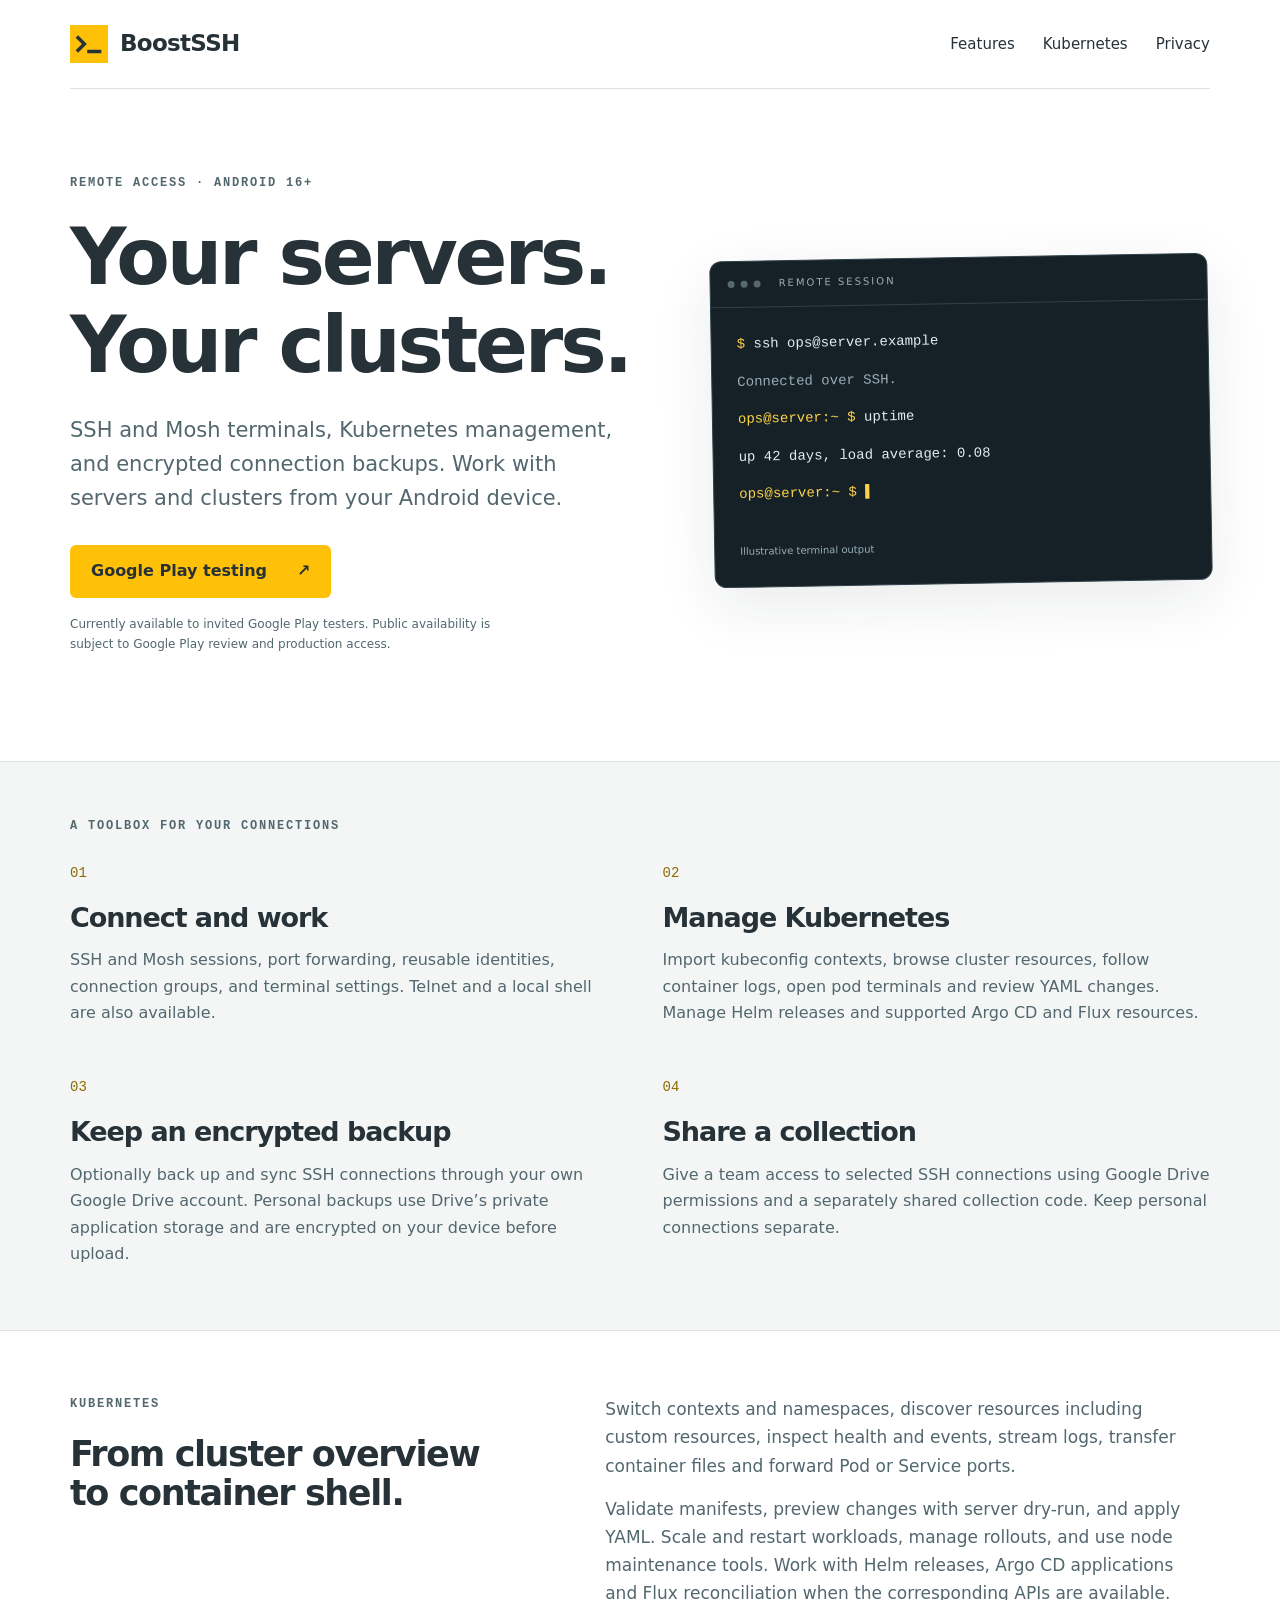
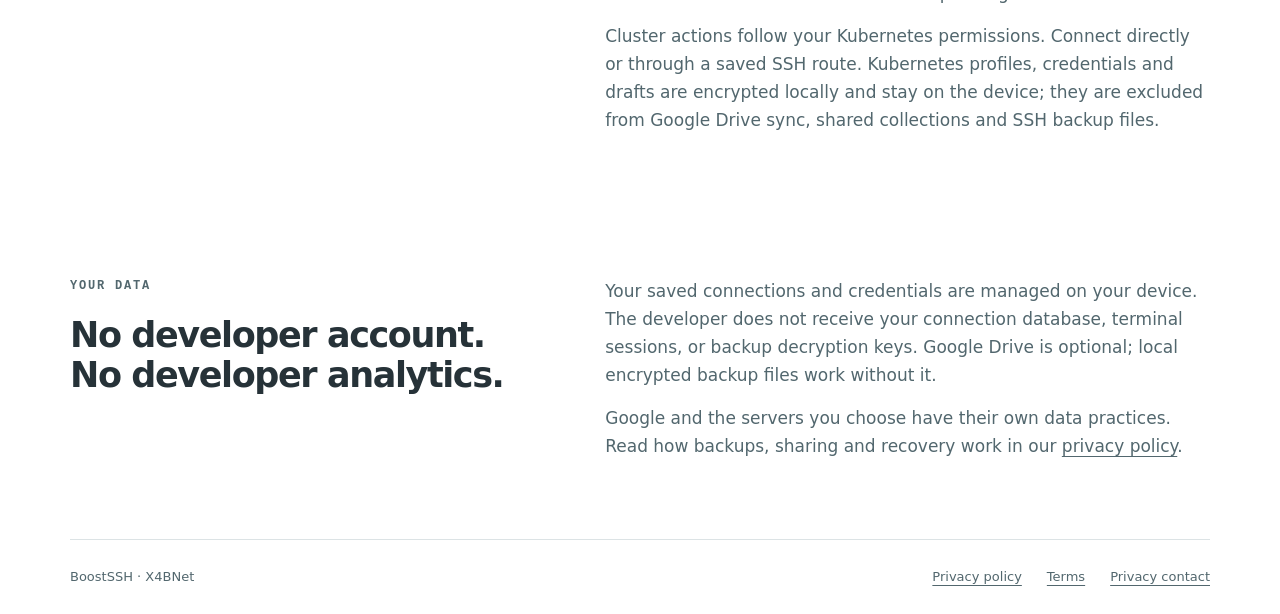
<file: index.html>
<!doctype html>
<html lang="en">
<head>
  <meta charset="utf-8">
  <meta name="viewport" content="width=device-width,initial-scale=1">
  <meta name="google-site-verification" content="R6NVlud-j7a97r9Oa0qdDN7YN69LM0ZFueneXc_6SGQ">
  <meta name="description" content="BoostSSH brings SSH, Mosh and Kubernetes management to Android, with encrypted Google Drive connection backups and shared collections.">
  <title>BoostSSH — remote access for Android</title>
  <link rel="icon" href="assets/icon.svg" type="image/svg+xml">
  <link rel="stylesheet" href="style.css">
</head>
<body>
  <header class="shell masthead"><a class="brand" href="./"><img src="assets/icon.svg" width="38" height="38" alt=""><span>BoostSSH</span></a><nav aria-label="Main"><a href="#features">Features</a><a href="#kubernetes">Kubernetes</a><a href="privacy.html">Privacy</a></nav></header>
  <main>
    <section class="shell hero">
      <div><p class="eyebrow">REMOTE ACCESS · ANDROID 16+</p><h1>Your servers.<br>Your clusters.</h1><p class="intro">SSH and Mosh terminals, Kubernetes management, and encrypted connection backups. Work with servers and clusters from your Android device.</p><a class="button" href="https://play.google.com/apps/testing/com.splitice.boostssh">Google Play testing <span aria-hidden="true">↗</span></a><p class="availability">Currently available to invited Google Play testers. Public availability is subject to Google Play review and production access.</p></div>
      <div class="terminal" aria-label="Illustrative SSH terminal"><div class="terminal-bar"><span class="dot"></span><span class="dot"></span><span class="dot"></span><span class="terminal-title">REMOTE SESSION</span></div><div class="terminal-body"><p><span class="prompt">$</span> ssh ops@server.example</p><p class="muted">Connected over SSH.</p><p><span class="prompt">ops@server:~ $</span> uptime</p><p>up 42 days, load average: 0.08</p><p><span class="prompt">ops@server:~ $</span> <span class="cursor">▌</span></p><span class="example-label">Illustrative terminal output</span></div></div>
    </section>
    <section class="feature-section" id="features"><div class="shell"><p class="eyebrow">A TOOLBOX FOR YOUR CONNECTIONS</p><div class="feature-grid"><article><span class="feature-number">01</span><h2>Connect and work</h2><p>SSH and Mosh sessions, port forwarding, reusable identities, connection groups, and terminal settings. Telnet and a local shell are also available.</p></article><article><span class="feature-number">02</span><h2>Manage Kubernetes</h2><p>Import kubeconfig contexts, browse cluster resources, follow container logs, open pod terminals and review YAML changes. Manage Helm releases and supported Argo CD and Flux resources.</p></article><article><span class="feature-number">03</span><h2>Keep an encrypted backup</h2><p>Optionally back up and sync SSH connections through your own Google Drive account. Personal backups use Drive’s private application storage and are encrypted on your device before upload.</p></article><article><span class="feature-number">04</span><h2>Share a collection</h2><p>Give a team access to selected SSH connections using Google Drive permissions and a separately shared collection code. Keep personal connections separate.</p></article></div></div></section>
    <section class="shell privacy-note" id="kubernetes"><div><p class="eyebrow">KUBERNETES</p><h2>From cluster overview<br>to container shell.</h2></div><div><p>Switch contexts and namespaces, discover resources including custom resources, inspect health and events, stream logs, transfer container files and forward Pod or Service ports.</p><p>Validate manifests, preview changes with server dry-run, and apply YAML. Scale and restart workloads, manage rollouts, and use node maintenance tools. Work with Helm releases, Argo CD applications and Flux reconciliation when the corresponding APIs are available.</p><p>Cluster actions follow your Kubernetes permissions. Connect directly or through a saved SSH route. Kubernetes profiles, credentials and drafts are encrypted locally and stay on the device; they are excluded from Google Drive sync, shared collections and SSH backup files.</p></div></section>
    <section class="shell privacy-note"><div><p class="eyebrow">YOUR DATA</p><h2>No developer account.<br>No developer analytics.</h2></div><div><p>Your saved connections and credentials are managed on your device. The developer does not receive your connection database, terminal sessions, or backup decryption keys. Google Drive is optional; local encrypted backup files work without it.</p><p>Google and the servers you choose have their own data practices. Read how backups, sharing and recovery work in our <a href="privacy.html">privacy policy</a>.</p></div></section>
  </main>
  <footer class="shell footer"><span>BoostSSH · X4BNet</span><div><a href="privacy.html">Privacy policy</a><a href="terms.html">Terms</a><a href="mailto:me@mheard.com">Privacy contact</a></div></footer>
</body>
</html>
</file>
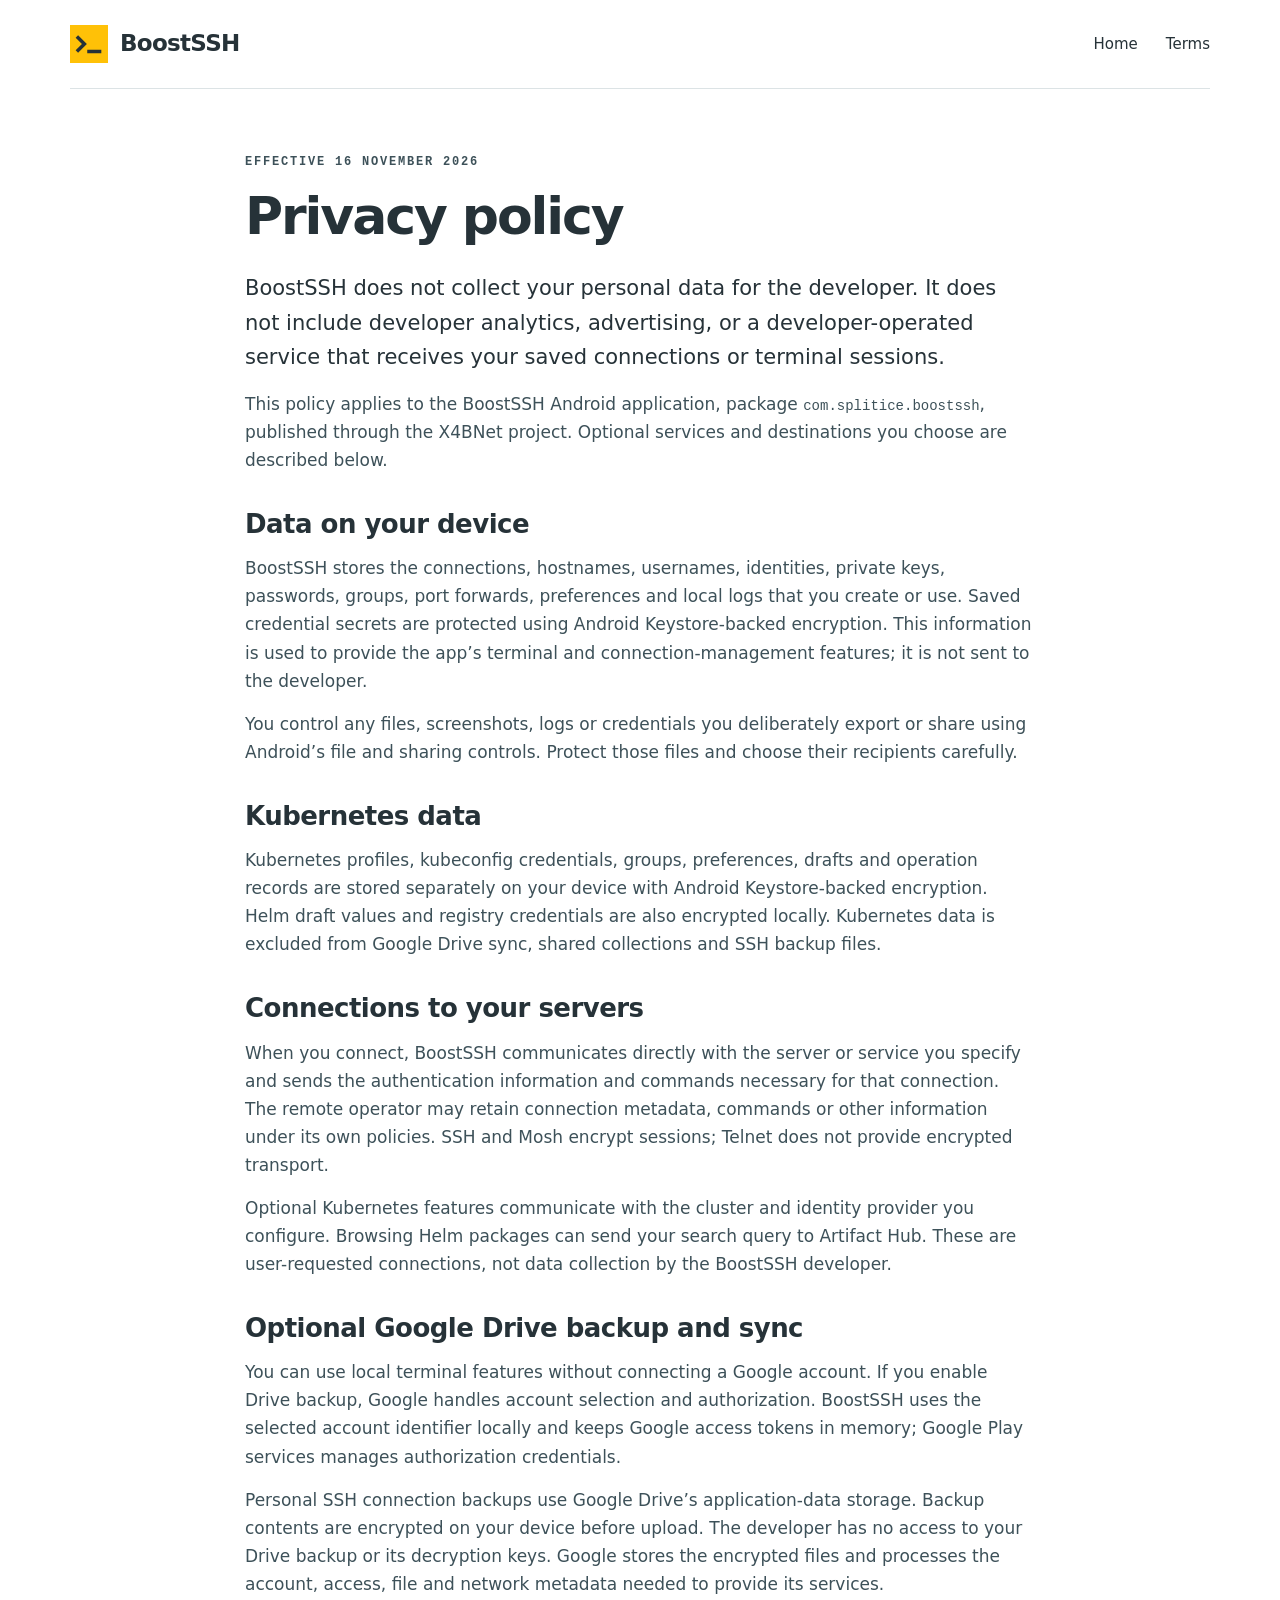
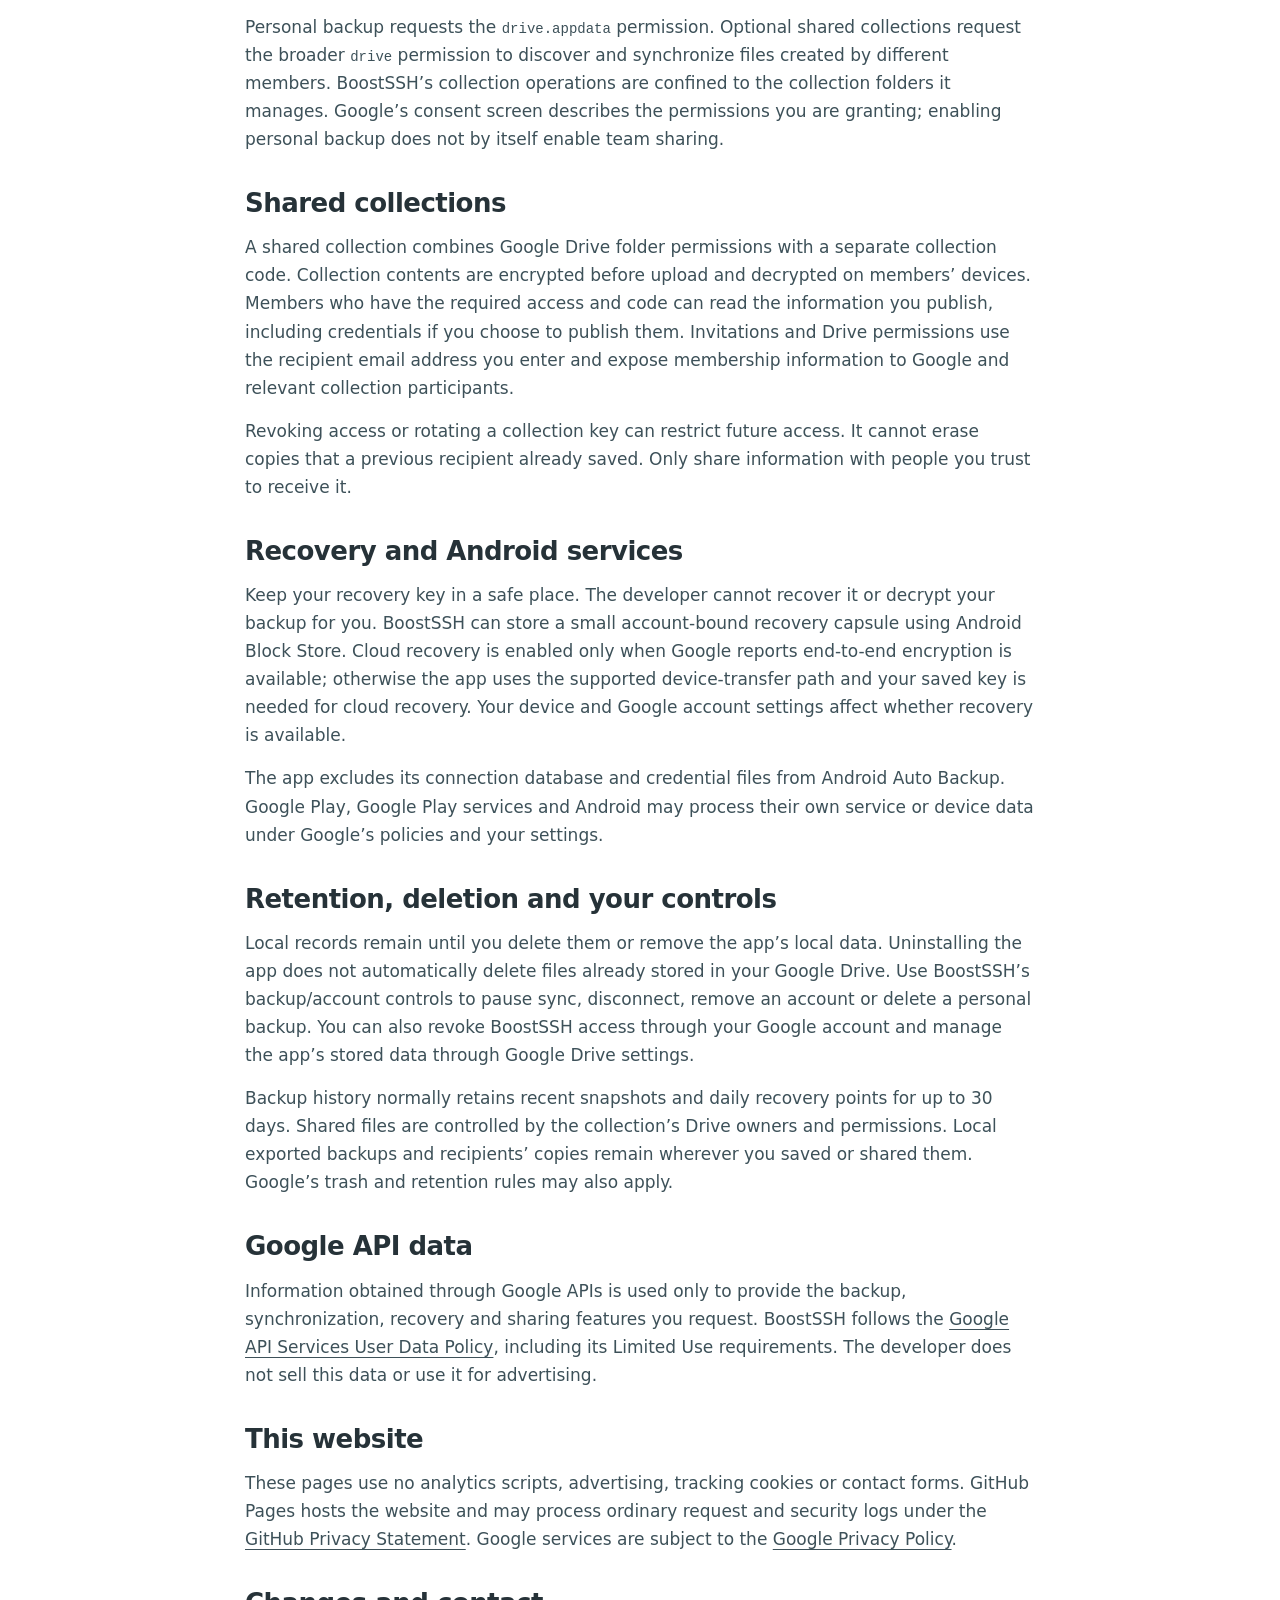
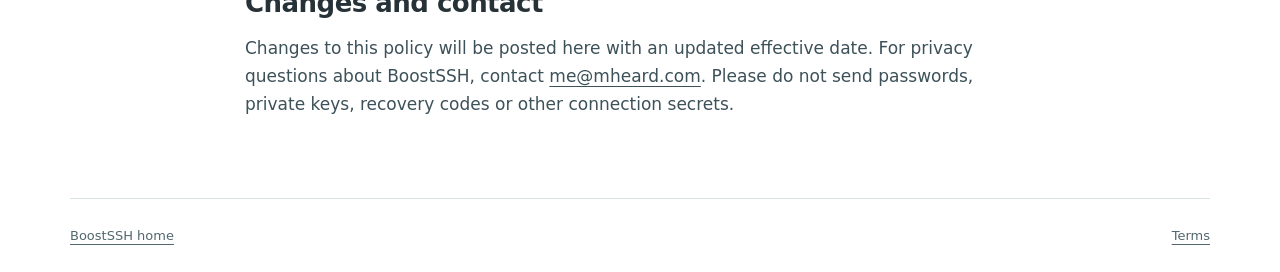
<file: privacy.html>
<!doctype html>
<html lang="en"><head><meta charset="utf-8"><meta name="viewport" content="width=device-width,initial-scale=1"><title>BoostSSH Privacy Policy</title><meta name="description" content="How BoostSSH handles SSH and Kubernetes data, encrypted Google Drive backups, shared collections and recovery."><link rel="icon" href="assets/icon.svg" type="image/svg+xml"><link rel="stylesheet" href="style.css"></head>
<body><header class="shell masthead"><a class="brand" href="./"><img src="assets/icon.svg" width="38" height="38" alt=""><span>BoostSSH</span></a><nav aria-label="Main"><a href="./">Home</a><a href="terms.html">Terms</a></nav></header>
<main class="document"><p class="eyebrow">EFFECTIVE 16 NOVEMBER 2026</p><h1>Privacy policy</h1><p class="lead">BoostSSH does not collect your personal data for the developer. It does not include developer analytics, advertising, or a developer-operated service that receives your saved connections or terminal sessions.</p>
<p>This policy applies to the BoostSSH Android application, package <code>com.splitice.boostssh</code>, published through the X4BNet project. Optional services and destinations you choose are described below.</p>
<h2>Data on your device</h2><p>BoostSSH stores the connections, hostnames, usernames, identities, private keys, passwords, groups, port forwards, preferences and local logs that you create or use. Saved credential secrets are protected using Android Keystore-backed encryption. This information is used to provide the app’s terminal and connection-management features; it is not sent to the developer.</p><p>You control any files, screenshots, logs or credentials you deliberately export or share using Android’s file and sharing controls. Protect those files and choose their recipients carefully.</p>
<h2>Kubernetes data</h2><p>Kubernetes profiles, kubeconfig credentials, groups, preferences, drafts and operation records are stored separately on your device with Android Keystore-backed encryption. Helm draft values and registry credentials are also encrypted locally. Kubernetes data is excluded from Google Drive sync, shared collections and SSH backup files.</p>
<h2>Connections to your servers</h2><p>When you connect, BoostSSH communicates directly with the server or service you specify and sends the authentication information and commands necessary for that connection. The remote operator may retain connection metadata, commands or other information under its own policies. SSH and Mosh encrypt sessions; Telnet does not provide encrypted transport.</p><p>Optional Kubernetes features communicate with the cluster and identity provider you configure. Browsing Helm packages can send your search query to Artifact Hub. These are user-requested connections, not data collection by the BoostSSH developer.</p>
<h2>Optional Google Drive backup and sync</h2><p>You can use local terminal features without connecting a Google account. If you enable Drive backup, Google handles account selection and authorization. BoostSSH uses the selected account identifier locally and keeps Google access tokens in memory; Google Play services manages authorization credentials.</p><p>Personal SSH connection backups use Google Drive’s application-data storage. Backup contents are encrypted on your device before upload. The developer has no access to your Drive backup or its decryption keys. Google stores the encrypted files and processes the account, access, file and network metadata needed to provide its services.</p><p>Personal backup requests the <code>drive.appdata</code> permission. Optional shared collections request the broader <code>drive</code> permission to discover and synchronize files created by different members. BoostSSH’s collection operations are confined to the collection folders it manages. Google’s consent screen describes the permissions you are granting; enabling personal backup does not by itself enable team sharing.</p>
<h2>Shared collections</h2><p>A shared collection combines Google Drive folder permissions with a separate collection code. Collection contents are encrypted before upload and decrypted on members’ devices. Members who have the required access and code can read the information you publish, including credentials if you choose to publish them. Invitations and Drive permissions use the recipient email address you enter and expose membership information to Google and relevant collection participants.</p><p>Revoking access or rotating a collection key can restrict future access. It cannot erase copies that a previous recipient already saved. Only share information with people you trust to receive it.</p>
<h2>Recovery and Android services</h2><p>Keep your recovery key in a safe place. The developer cannot recover it or decrypt your backup for you. BoostSSH can store a small account-bound recovery capsule using Android Block Store. Cloud recovery is enabled only when Google reports end-to-end encryption is available; otherwise the app uses the supported device-transfer path and your saved key is needed for cloud recovery. Your device and Google account settings affect whether recovery is available.</p><p>The app excludes its connection database and credential files from Android Auto Backup. Google Play, Google Play services and Android may process their own service or device data under Google’s policies and your settings.</p>
<h2>Retention, deletion and your controls</h2><p>Local records remain until you delete them or remove the app’s local data. Uninstalling the app does not automatically delete files already stored in your Google Drive. Use BoostSSH’s backup/account controls to pause sync, disconnect, remove an account or delete a personal backup. You can also revoke BoostSSH access through your Google account and manage the app’s stored data through Google Drive settings.</p><p>Backup history normally retains recent snapshots and daily recovery points for up to 30 days. Shared files are controlled by the collection’s Drive owners and permissions. Local exported backups and recipients’ copies remain wherever you saved or shared them. Google’s trash and retention rules may also apply.</p>
<h2>Google API data</h2><p>Information obtained through Google APIs is used only to provide the backup, synchronization, recovery and sharing features you request. BoostSSH follows the <a href="https://developers.google.com/terms/api-services-user-data-policy">Google API Services User Data Policy</a>, including its Limited Use requirements. The developer does not sell this data or use it for advertising.</p>
<h2>This website</h2><p>These pages use no analytics scripts, advertising, tracking cookies or contact forms. GitHub Pages hosts the website and may process ordinary request and security logs under the <a href="https://docs.github.com/en/site-policy/privacy-policies/github-general-privacy-statement">GitHub Privacy Statement</a>. Google services are subject to the <a href="https://policies.google.com/privacy">Google Privacy Policy</a>.</p>
<h2>Changes and contact</h2><p>Changes to this policy will be posted here with an updated effective date. For privacy questions about BoostSSH, contact <a href="mailto:me@mheard.com">me@mheard.com</a>. Please do not send passwords, private keys, recovery codes or other connection secrets.</p>
</main><footer class="shell footer"><a href="./">BoostSSH home</a><a href="terms.html">Terms</a></footer></body></html>
</file>
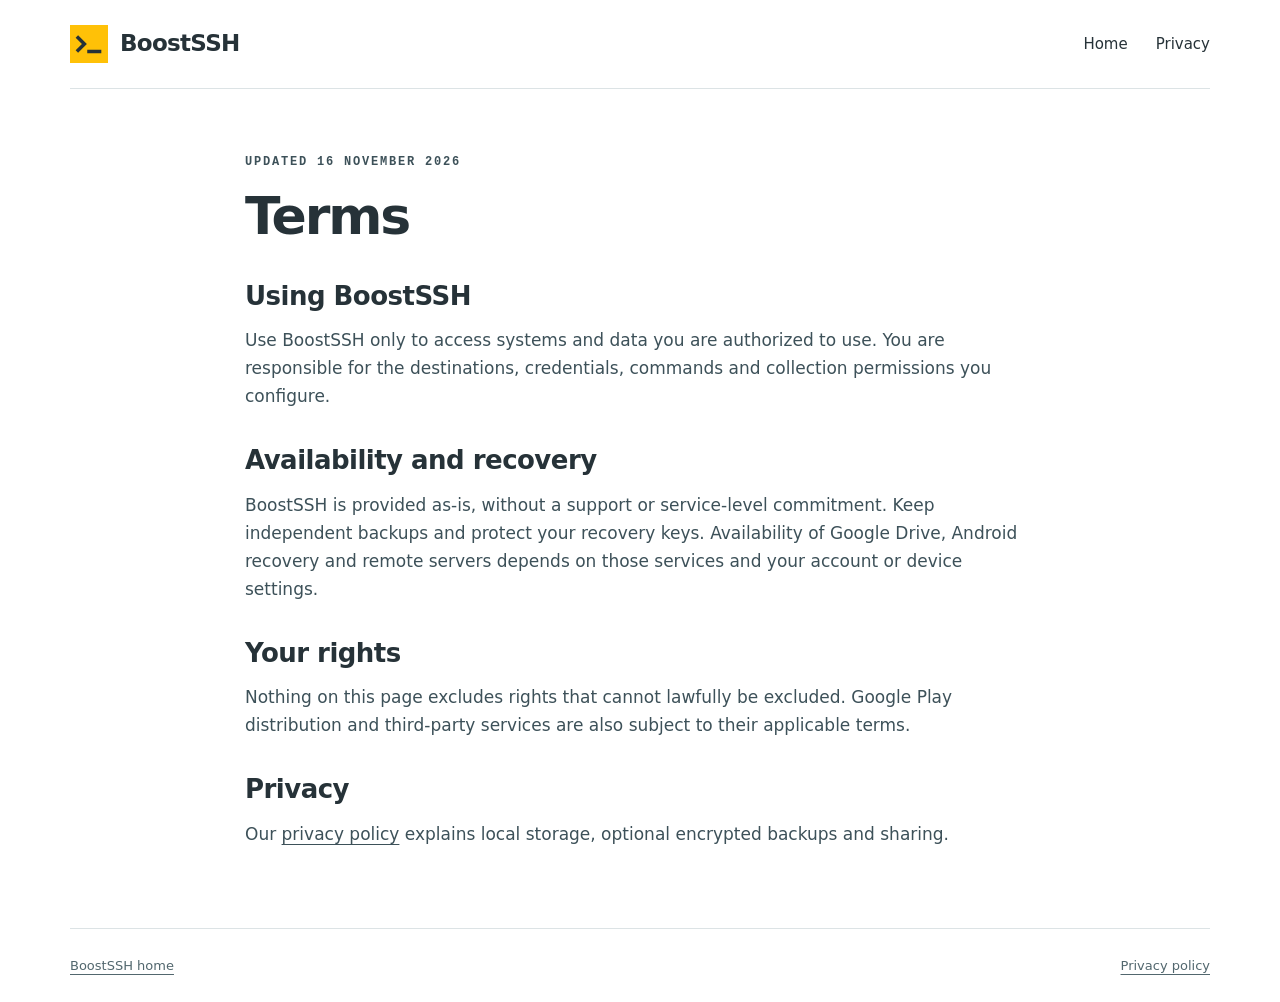
<file: terms.html>
<!doctype html>
<html lang="en"><head><meta charset="utf-8"><meta name="viewport" content="width=device-width,initial-scale=1"><title>BoostSSH — Terms</title><link rel="icon" href="assets/icon.svg" type="image/svg+xml"><link rel="stylesheet" href="style.css"></head><body><header class="shell masthead"><a class="brand" href="./"><img src="assets/icon.svg" width="38" height="38" alt=""><span>BoostSSH</span></a><nav aria-label="Main"><a href="./">Home</a><a href="privacy.html">Privacy</a></nav></header><main class="document"><p class="eyebrow">UPDATED 16 NOVEMBER 2026</p><h1>Terms</h1><h2>Using BoostSSH</h2><p>Use BoostSSH only to access systems and data you are authorized to use. You are responsible for the destinations, credentials, commands and collection permissions you configure.</p><h2>Availability and recovery</h2><p>BoostSSH is provided as-is, without a support or service-level commitment. Keep independent backups and protect your recovery keys. Availability of Google Drive, Android recovery and remote servers depends on those services and your account or device settings.</p><h2>Your rights</h2><p>Nothing on this page excludes rights that cannot lawfully be excluded. Google Play distribution and third-party services are also subject to their applicable terms.</p><h2>Privacy</h2><p>Our <a href="privacy.html">privacy policy</a> explains local storage, optional encrypted backups and sharing.</p></main><footer class="shell footer"><a href="./">BoostSSH home</a><a href="privacy.html">Privacy policy</a></footer></body></html>
</file>
<file: style.css>
:root{color-scheme:light;--ink:#263238;--muted:#52676e;--yellow:#ffc107;--paper:#fff;--line:#dce3e5}*{box-sizing:border-box}html{scroll-behavior:smooth}body{margin:0;background:var(--paper);color:var(--ink);font:17px/1.65 system-ui,-apple-system,"Segoe UI",sans-serif}a{color:inherit;text-underline-offset:4px}a:focus-visible{outline:3px solid #8c6200;outline-offset:5px}.shell{width:min(1140px,calc(100% - 64px));margin-inline:auto}.masthead{display:flex;align-items:center;justify-content:space-between;padding-block:25px;border-bottom:1px solid var(--line)}.brand{display:flex;align-items:center;gap:12px;text-decoration:none;font-size:23px;font-weight:800;letter-spacing:-.7px}nav{display:flex;gap:28px;font-size:15px}nav a{text-decoration:none}.hero{display:grid;grid-template-columns:1.15fr 1fr;gap:70px;align-items:center;padding-block:85px 95px}.eyebrow{font:700 12px/1.6 ui-monospace,SFMono-Regular,Consolas,monospace;letter-spacing:1.8px;color:var(--muted);margin:0 0 20px}h1,h2{line-height:1.13;letter-spacing:-.04em}h1{font-size:clamp(48px,6.2vw,78px);margin:0 0 25px;font-weight:800}.intro{font-size:21px;line-height:1.6;color:var(--muted);max-width:560px;margin:0 0 30px}.button{display:inline-flex;gap:30px;align-items:center;background:var(--yellow);color:var(--ink);padding:13px 21px;border-radius:6px;font-size:16px;font-weight:750;text-decoration:none}.availability{max-width:440px;font-size:12px;line-height:1.7;color:var(--muted);margin-top:16px}.terminal{background:#152127;color:#e1edf0;border:1px solid #314149;border-radius:12px;box-shadow:0 18px 60px #15212717;overflow:hidden;transform:rotate(-1deg)}.terminal-bar{height:46px;border-bottom:1px solid #314149;display:flex;align-items:center;gap:6px;padding-inline:17px}.dot{height:7px;width:7px;border-radius:50%;background:#566870}.terminal-title{font-size:10px;letter-spacing:2px;color:#9badb3;margin-left:12px}.terminal-body{padding:23px 25px 28px;font:14px/1.9 ui-monospace,SFMono-Regular,Consolas,monospace;min-height:260px}.terminal-body p{margin:0 0 11px;white-space:nowrap}.prompt,.cursor{color:#ffd349}.muted,.example-label{color:#99aeb6}.example-label{display:block;font:10px/1.5 system-ui,sans-serif;margin-top:36px}.feature-section{padding-block:55px 63px;background:#f4f6f6;border-block:1px solid var(--line)}.feature-grid{display:grid;grid-template-columns:repeat(2,1fr);gap:45px}.feature-number{font:14px ui-monospace,monospace;color:#8e6900}h2{font-size:27px;font-weight:750;margin:18px 0 14px}.feature-grid p{font-size:16px;color:var(--muted);margin:0}.privacy-note{display:grid;grid-template-columns:1fr 1.3fr;gap:70px;padding-block:64px}.privacy-note p:not(.eyebrow){margin:0 0 15px;color:var(--muted)}.privacy-note h2{font-size:35px;margin:0}.footer{display:flex;align-items:center;justify-content:space-between;gap:25px;border-top:1px solid var(--line);padding-block:26px;font-size:13px;color:var(--muted)}.footer div{display:flex;gap:25px}.document{width:min(790px,calc(100% - 48px));margin:64px auto 80px}.document h1{font-size:52px}.document h2{font-size:26px;margin-top:36px;letter-spacing:-.02em}.document p{margin:15px 0;color:#3d5159}.document .lead{font-size:21px;color:var(--ink)}code{font:14px ui-monospace,SFMono-Regular,Consolas,monospace;overflow-wrap:anywhere}@media(max-width:800px){.shell{width:calc(100% - 40px)}.masthead{padding-block:19px}.hero{grid-template-columns:1fr;gap:35px;padding-block:48px}.hero h1{font-size:58px}.intro{font-size:19px}.terminal{transform:none;max-width:500px}.feature-grid{grid-template-columns:1fr;gap:28px}.feature-grid h2{margin-top:10px}.privacy-note{grid-template-columns:1fr;gap:24px;padding-block:45px}.footer{align-items:flex-start;flex-direction:column;gap:10px}.footer div{gap:17px;flex-wrap:wrap}.document{margin-top:44px}.document h1{font-size:43px}nav{gap:18px;font-size:14px}}

@media(max-width:600px){.masthead{flex-wrap:wrap;gap:16px}.masthead nav{width:100%;justify-content:space-between}}
</file>
